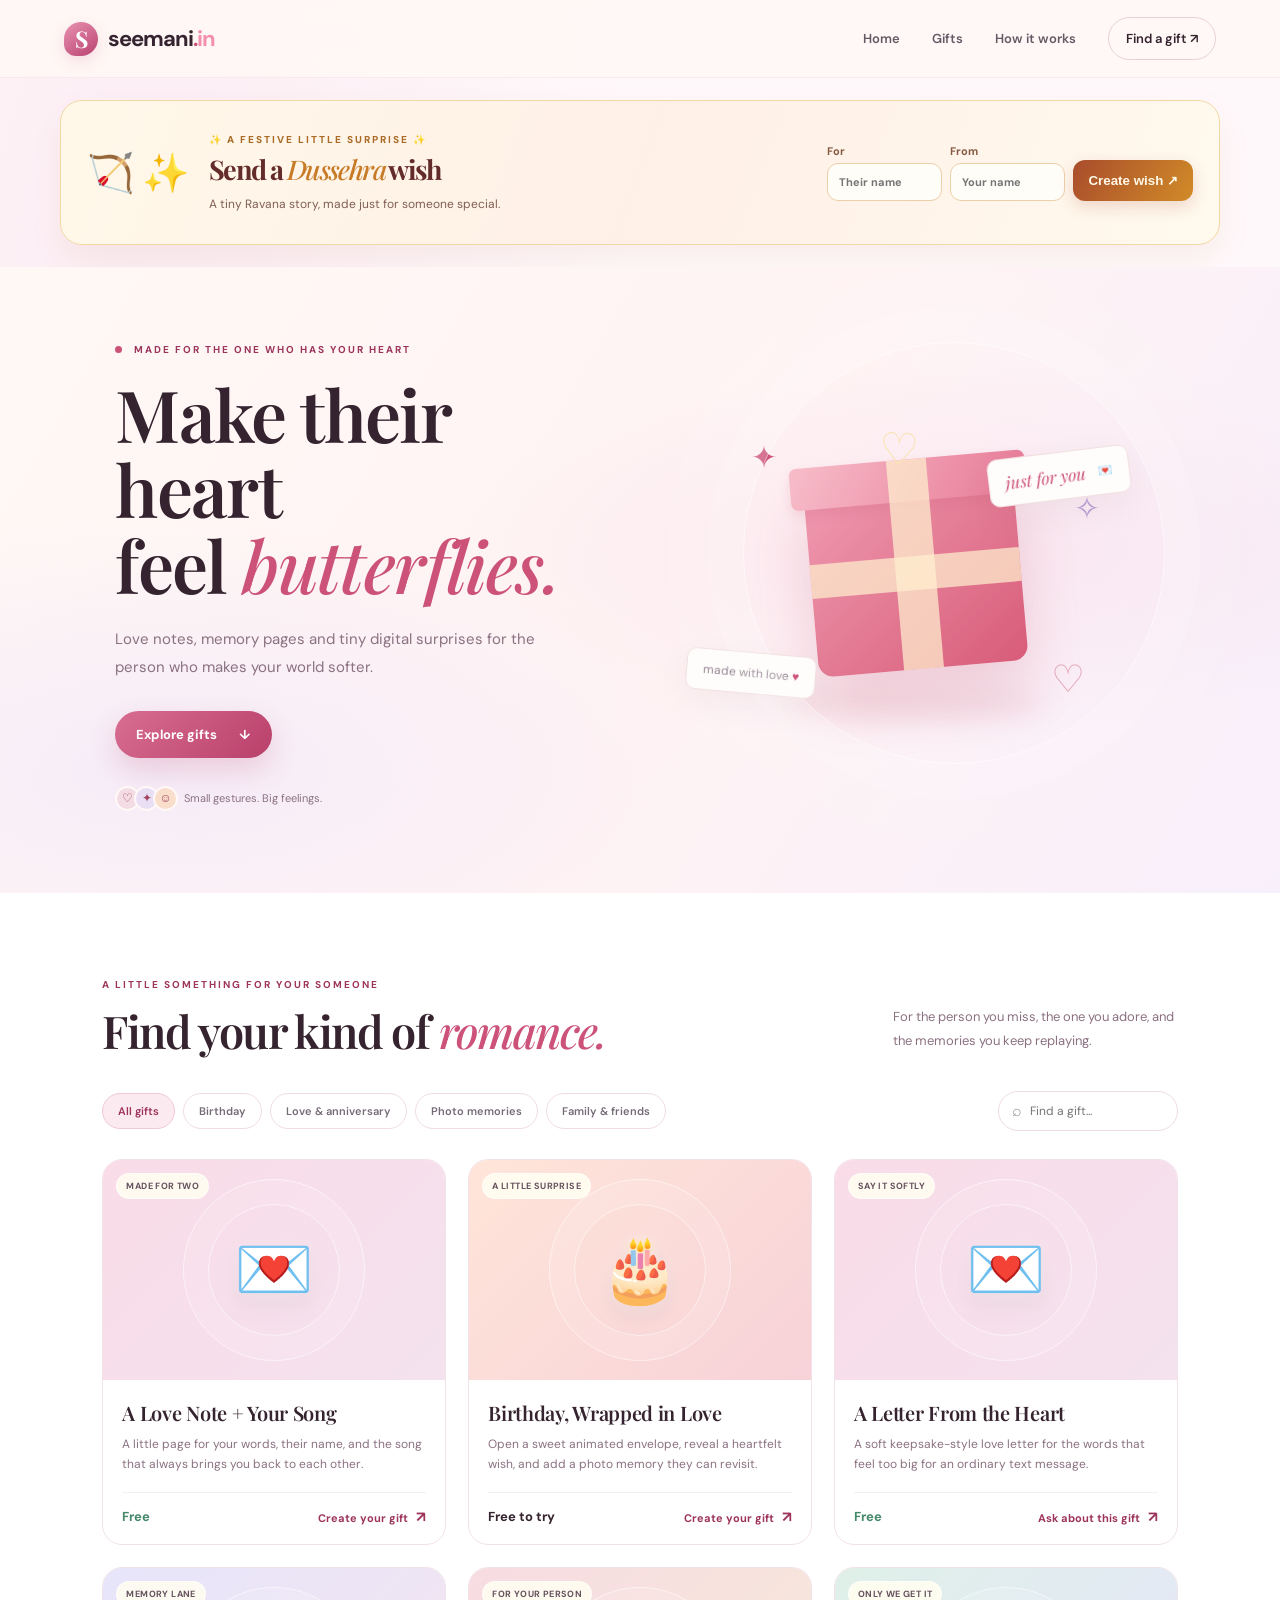
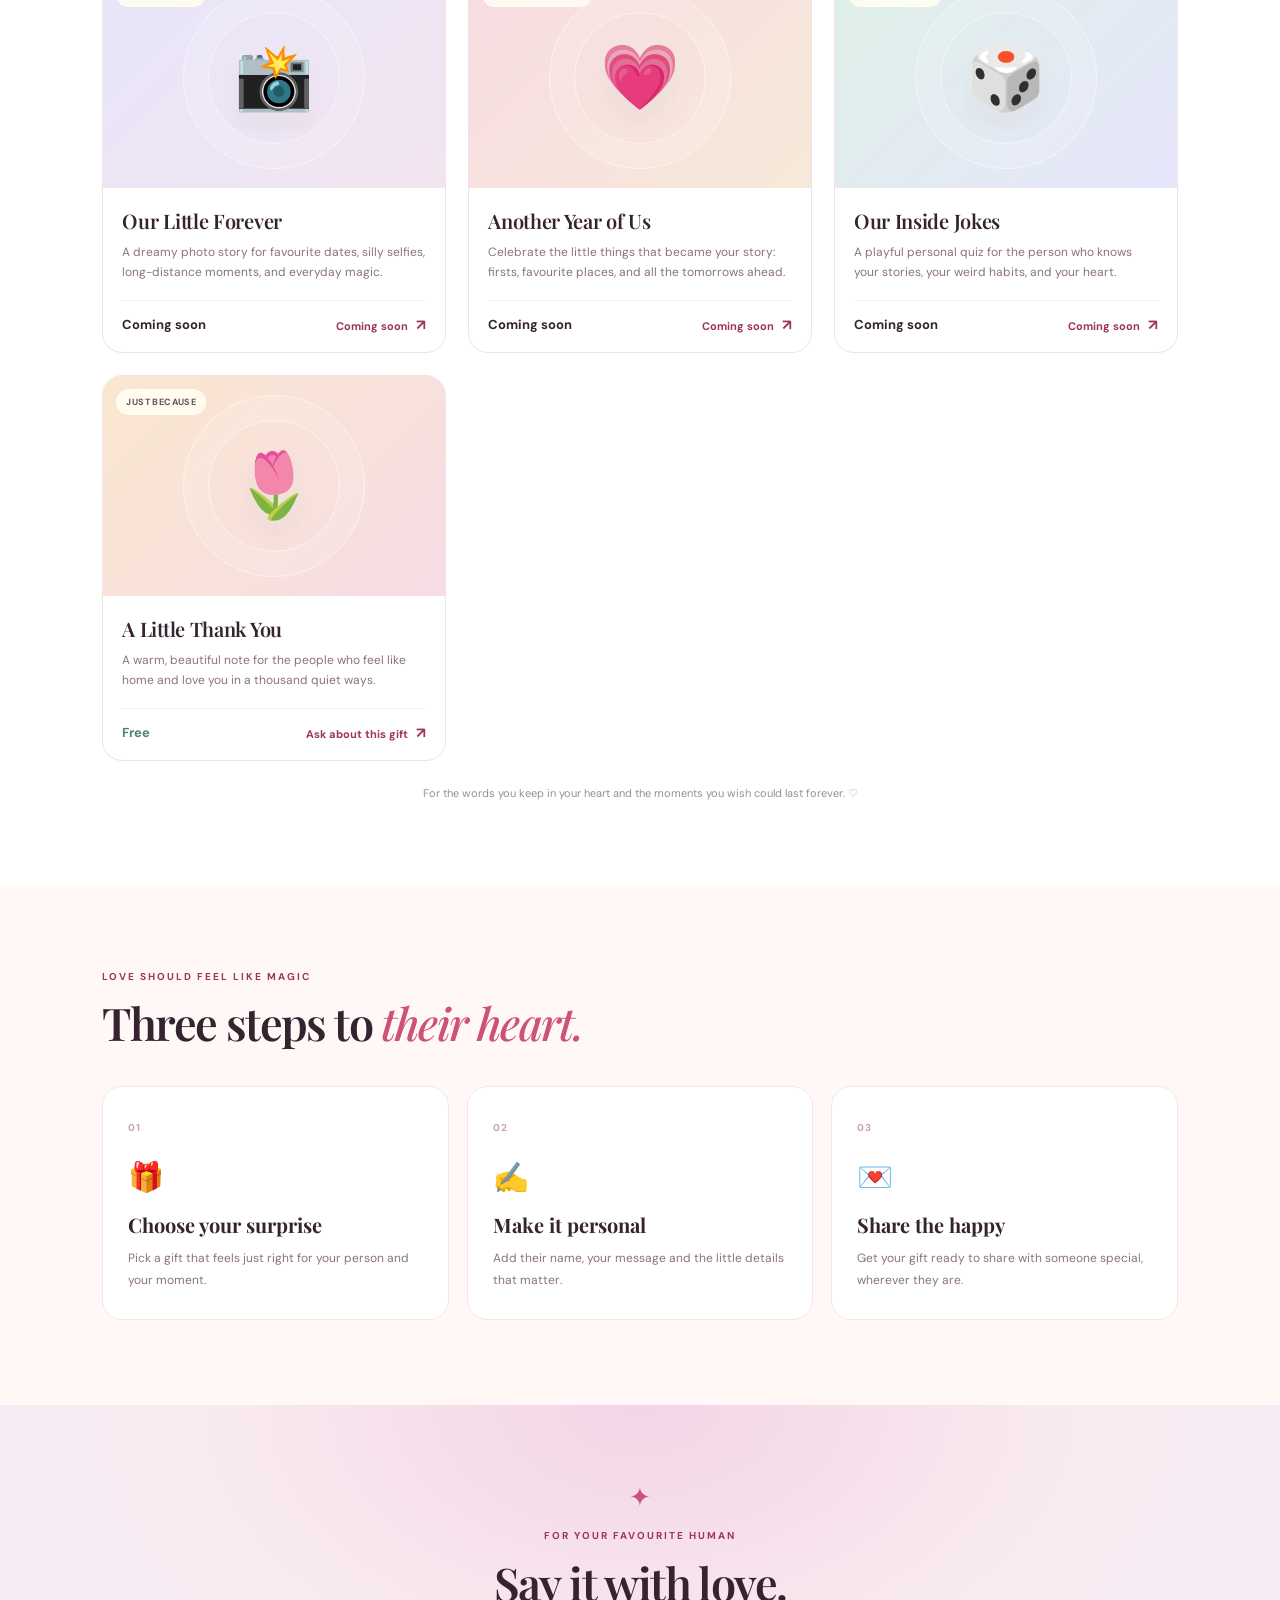
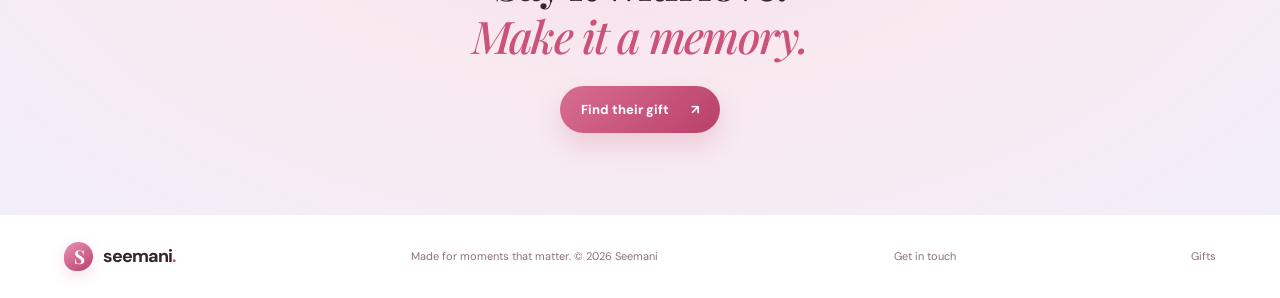
<file: index.html>
<!doctype html>
<html lang="en">
<head>
  <meta charset="utf-8">
  <meta name="viewport" content="width=device-width, initial-scale=1">
  <title>Digital Gifts & Birthday Surprises | Seemani</title>
  <meta name="description" content="Create thoughtful digital gifts, birthday surprises, love letters and photo memories with Seemani. Personalize a gift and share it with someone special.">
  <link rel="canonical" href="https://seemani.in/">
  <meta name="theme-color" content="#fff8f5">
  <meta property="og:title" content="Digital Gifts & Birthday Surprises | Seemani">
  <meta property="og:description" content="Little moments, unforgettable surprises. Discover digital gifts from Seemani.">
  <meta property="og:url" content="https://seemani.in/">
  <meta property="og:type" content="website">
  <link rel="preconnect" href="https://fonts.googleapis.com">
  <link rel="preconnect" href="https://fonts.gstatic.com" crossorigin>
  <link href="https://fonts.googleapis.com/css2?family=DM+Sans:wght@400;500;600;700&family=Playfair+Display:wght@500;600;700&display=swap" rel="stylesheet">
  <link rel="stylesheet" href="gifts/store.css">
  <style id="dussehra-gif-layout-hotfix">
    /* A shared GIF wish is a static card layout, never the scroll-stage overlay. */
    #dussehra-story.gif-wish .dussehra-sticky {
      display: flex;
      flex-direction: column;
      align-items: center;
      justify-content: flex-start;
      width: 100%;
      box-sizing: border-box;
    }
    #dussehra-story.gif-wish .dussehra-comic,
    #dussehra-story.gif-wish.is-wish .dussehra-comic {
      position: relative !important;
      inset: auto !important;
      left: auto !important;
      right: auto !important;
      bottom: auto !important;
      transform: none !important;
      float: none !important;
      flex: 0 1 auto;
      width: min(620px, 100%) !important;
      max-width: 100% !important;
      margin: 0 auto !important;
      box-sizing: border-box;
      align-self: center;
    }
    #dussehra-story.gif-wish .dussehra-from-plaque,
    #dussehra-story.gif-wish.is-wish .dussehra-from-plaque {
      display: none !important;
    }
  </style>
</head>
<body>
  <header class="topbar">
    <a class="brand" href="./" aria-label="Seemani home"><span class="brand-mark">S</span><span>seemani<span class="brand-dot">.</span><span class="brand-in">in</span></span></a>
    <nav aria-label="Main navigation"><a href="./">Home</a><a href="gifts/#collections">Gifts</a><a href="gifts/#how-it-works">How it works</a><a class="nav-cta" href="gifts/#collections">Find a gift <span aria-hidden="true">↗</span></a></nav>
  </header>
  <main>
    <section class="dussehra-strip" aria-label="Create a Dussehra greeting"><div class="dussehra-strip-art">🏹 ✨</div><div class="dussehra-strip-copy"><p>✨ A FESTIVE LITTLE SURPRISE ✨</p><h2>Send a <em>Dussehra</em> wish</h2><span>A tiny Ravana story, made just for someone special.</span></div><form id="dussehra-form" class="dussehra-form"><label><span>For</span><input id="dussehra-to" maxlength="48" required placeholder="Their name"></label><label><span>From</span><input id="dussehra-from" maxlength="48" required placeholder="Your name"></label><button type="submit">Create wish ↗</button></form><div id="dussehra-share" class="dussehra-share" hidden><label for="dussehra-share-url">Your shareable wish link</label><div class="dussehra-share-row"><input id="dussehra-share-url" readonly aria-label="Shareable Dussehra wish URL"><button id="dussehra-copy" type="button">Copy link</button><button id="dussehra-native-share" type="button">Share ↗</button></div><p>Anyone opening this link will see your names and the animated Dussehra story.</p></div></section>

    <section class="hero">
      <div class="hero-copy">
        <p class="eyebrow"><span class="eyebrow-dot"></span> MADE FOR THE ONE WHO HAS YOUR HEART</p>
        <h1>Make their heart<br>feel <em>butterflies.</em></h1>
        <p class="hero-text">Love notes, memory pages and tiny digital surprises for the person who makes your world softer.</p>
        <a class="primary-btn" href="#collections">Explore gifts <span aria-hidden="true">↓</span></a>
        <div class="social-proof"><div class="avatar-stack"><span>♡</span><span>✦</span><span>☺</span></div><span>Small gestures. Big feelings.</span></div>
      </div>
      <div class="hero-art" aria-label="Illustration of a digital gift">
        <div class="spark spark-one">✦</div><div class="spark spark-two">✧</div><div class="spark spark-three">♡</div>
        <div class="gift-shadow"></div><div class="gift-box"><div class="gift-ribbon-v"></div><div class="gift-ribbon-h"></div><div class="gift-bow">♡</div></div>
        <div class="note note-top"><span>just for you</span> 💌</div><div class="note note-bottom">made with love <span>♥</span></div>
      </div>
    </section>
    <section class="collections section-wrap" id="collections">
      <div class="section-heading"><div><p class="eyebrow">A LITTLE SOMETHING FOR YOUR SOMEONE</p><h2>Find your kind of <em>romance.</em></h2></div><p class="section-intro">For the person you miss, the one you adore, and the memories you keep replaying.</p></div>
      <div class="toolbar">
        <div class="filters" role="group" aria-label="Filter products">
          <button class="filter active" data-category="all" aria-pressed="true">All gifts</button>
          <button class="filter" data-category="birthday" aria-pressed="false">Birthday</button>
          <button class="filter" data-category="love" aria-pressed="false">Love & anniversary</button>
          <button class="filter" data-category="memories" aria-pressed="false">Photo memories</button>
          <button class="filter" data-category="family" aria-pressed="false">Family & friends</button>
        </div>
        <label class="search"><span aria-hidden="true">⌕</span><input id="search" type="search" placeholder="Find a gift..." aria-label="Search gifts"></label>
      </div>
      <div id="product-grid" class="product-grid" aria-live="polite"><div class="loading-card">Finding something lovely for you…</div></div>
      <p class="catalog-note" id="catalog-note">More thoughtful surprises are on the way.</p>
    </section>
    <section class="how section-wrap" id="how-it-works">
      <div class="section-heading"><div><p class="eyebrow">LOVE SHOULD FEEL LIKE MAGIC</p><h2>Three steps to <em>their heart.</em></h2></div></div>
      <div class="steps">
        <article class="step"><span class="step-number">01</span><div class="step-icon">🎁</div><h3>Choose your surprise</h3><p>Pick a gift that feels just right for your person and your moment.</p></article>
        <article class="step"><span class="step-number">02</span><div class="step-icon">✍️</div><h3>Make it personal</h3><p>Add their name, your message and the little details that matter.</p></article>
        <article class="step"><span class="step-number">03</span><div class="step-icon">💌</div><h3>Share the happy</h3><p>Get your gift ready to share with someone special, wherever they are.</p></article>
      </div>
    </section>
    <section class="closing">
      <div class="closing-spark">✦</div><p class="eyebrow">FOR YOUR FAVOURITE HUMAN</p><h2>Say it with love.<br><em>Make it a memory.</em></h2><a href="#collections" class="primary-btn">Find their gift <span aria-hidden="true">↗</span></a>
    </section>
  </main>
  <footer><a class="brand" href="./"><span class="brand-mark">S</span><span>seemani<span class="brand-dot">.</span></span></a><p>Made for moments that matter. © <span id="year"></span> Seemani</p><a href="mailto:hello@seemani.in">Get in touch</a><a href="gifts/">Gifts</a></footer>
  <style>
    .brand-in{color:#f48eae;}
    .dussehra-strip{margin:22px auto 0;width:min(1160px,calc(100% - 36px));min-height:145px;display:flex;align-items:center;gap:24px;padding:22px 28px;border:1px solid #f2d9a3;border-radius:22px;background:radial-gradient(ellipse at 8% 10%,#fff0cf 0,transparent 40%),linear-gradient(110deg,#fff8e9,#fff0e7 52%,#fff9ee);box-shadow:0 14px 35px #a15a1912;position:relative;overflow:hidden}
    .dussehra-strip-art{font-size:28px;display:flex;gap:5px;align-items:center;flex-shrink:0}.dussehra-strip-art span:first-child{font-size:48px;filter:drop-shadow(0 4px 4px #c77d3540)}
    .dussehra-strip-copy{flex:1;min-width:180px}.dussehra-strip-copy p,.dussehra-story-head p{font-size:10px;letter-spacing:2px;color:#a96b26;font-weight:800;margin:0 0 5px}.dussehra-strip-copy h2{font:700 27px 'Playfair Display',serif;color:#632b29;margin:0 0 5px}.dussehra-strip-copy h2 em{color:#c77b27}.dussehra-strip-copy>span{font-size:12px;color:#805e54}
    .dussehra-form{display:flex;align-items:end;gap:9px}.dussehra-form label{display:grid;gap:5px;font-size:11px;font-weight:700;color:#875b43}.dussehra-form input{width:125px;min-width:0;padding:11px 12px;border:1px solid #edcfaa;border-radius:11px;background:#fffdf8;font:inherit;color:#632b29;outline-color:#d49a46}.dussehra-form button,.dussehra-play{border:0;border-radius:12px;background:linear-gradient(120deg,#a94c2c,#d18b28);color:#fff9e8;padding:13px 15px;font-weight:800;white-space:nowrap;cursor:pointer;box-shadow:0 6px 16px #a94c2c30}
    .dussehra-share{flex:1 0 100%;margin:4px 0 0;padding:13px 15px;border:1px solid #ebd0a7;border-radius:14px;background:#fffdf8}.dussehra-share[hidden]{display:none}.dussehra-share>label{display:block;font-size:11px;font-weight:800;color:#875b43;margin-bottom:7px}.dussehra-share-row{display:flex;gap:7px}.dussehra-share-row input{flex:1;min-width:0;border:1px solid #edcfaa;border-radius:9px;padding:10px;font:12px 'DM Sans',sans-serif;color:#632b29;background:white}.dussehra-share-row button{border:0;border-radius:9px;padding:10px 12px;background:#713c36;color:#fff8e8;font-size:11px;font-weight:800;cursor:pointer;white-space:nowrap}.dussehra-share>p{font-size:11px;color:#805e54;margin:7px 0 0}.dussehra-form{flex-wrap:wrap}
    .dussehra-story{margin:24px auto 45px;width:min(1160px,calc(100% - 36px));border-radius:25px;overflow:hidden;background:linear-gradient(180deg,#17122c,#2d1640 70%,#6b2b30);color:#fff5d7;position:relative}.dussehra-story[hidden]{display:none}.dussehra-story-head{text-align:center;padding:35px 18px 12px}.dussehra-story-head h2{font:700 clamp(26px,4vw,42px) 'Playfair Display',serif;margin:5px 0 8px}.dussehra-story-head h2 em{color:#ffd28b}.dussehra-story-head>span{font-size:13px;color:#e5c9d4}.dussehra-play{display:block;margin:8px auto 0;background:linear-gradient(120deg,#e2a34c,#bd4b51);position:relative;z-index:3}
    .dussehra-scroll-track{height:230vh;position:relative}.dussehra-sticky{height:100vh;min-height:510px;max-height:850px;position:sticky;top:0;overflow:hidden;display:flex;flex-direction:column;align-items:center;justify-content:center;background:radial-gradient(ellipse at 50% 43%,#65325e 0,transparent 48%),linear-gradient(180deg,#17122c,#3b1b45 75%,#6b2b30)}
    .dussehra-moon{position:absolute;width:190px;height:190px;top:7%;right:12%;border-radius:50%;background:radial-gradient(circle,#ffe9b3 0,#ffcb8b70 45%,transparent 70%);opacity:.6}.dussehra-festive-lights{position:absolute;top:8%;color:#ffd78b;letter-spacing:8px;animation:dussehraTwinkle 2.5s ease-in-out infinite alternate}.dussehra-ground{position:absolute;bottom:-90px;left:-5%;width:110%;height:170px;background:radial-gradient(ellipse,#b65a4e 0,#602c45 45%,transparent 72%);border-radius:50%}
    .dussehra-ravana{position:relative;width:min(720px,94%);height:300px;z-index:2;display:flex;justify-content:center;align-items:flex-end;transform:translateY(0)}.dussehra-heads{position:absolute;top:12px;width:100%;display:flex;justify-content:center;gap:clamp(0px,.7vw,8px);z-index:2}.dussehra-head{width:clamp(35px,7.4vw,64px);height:clamp(45px,8vw,68px);border:2px solid #ffd786;border-radius:48% 48% 42% 42%;background:linear-gradient(145deg,#ffcf8a,#d86b4b);box-shadow:0 0 18px #ffbe6245;display:flex;align-items:center;justify-content:center;font-size:clamp(22px,3.5vw,34px);position:relative;transform-origin:bottom center;transition:transform .55s cubic-bezier(.2,.8,.2,1),opacity .35s}.dussehra-head:before{content:'♛';position:absolute;top:-17px;color:#ffe8a1;font-size:17px;text-shadow:0 0 7px #ffc45c}.dussehra-head:nth-child(even){margin-top:18px}.dussehra-body{width:150px;height:170px;border-radius:70px 70px 30px 30px;background:linear-gradient(120deg,#f4a34e,#b93f3d);border:3px solid #ffd68a;display:flex;flex-direction:column;align-items:center;justify-content:center;gap:2px;box-shadow:0 0 35px #ffbd5a40;position:relative}.ravana-crown{font-size:28px;color:#ffe9a5}.ravana-face{font-size:57px;line-height:1.05}.ravana-tummy{font-size:24px;color:#ffedb4}.dussehra-arrow{position:absolute;right:8%;top:-100px;font-size:76px;color:#fff0b5;text-shadow:0 0 20px #ffbd5d;opacity:0;transform:rotate(35deg);z-index:4}.dussehra-comic{position:absolute;z-index:5;bottom:19%;left:50%;transform:translate(-50%,18px) scale(.85);width:min(440px,86%);padding:18px 22px;border:3px solid #ffd991;border-radius:22px;background:#fff7dc;color:#692b37;text-align:center;opacity:0;transition:opacity .5s,transform .5s;box-shadow:0 10px 35px #11071c66}.dussehra-comic:after{content:'';position:absolute;bottom:-17px;left:50%;border-width:17px 15px 0;border-style:solid;border-color:#ffd991 transparent transparent;transform:translateX(-50%)}.dussehra-comic strong{display:block;font:700 clamp(24px,4vw,36px) 'Playfair Display',serif;color:#a64b26;text-shadow:0 1px #ffdda0}.dussehra-comic small{display:block;margin-top:8px;font-weight:700;color:#7d4c45}.comic-stars{display:block;color:#d69b36;letter-spacing:9px;margin-bottom:6px}.dussehra-scroll-hint{position:absolute;z-index:5;bottom:7%;font-size:10px;letter-spacing:2px;color:#ffe2a2;animation:dussehraHint 1.5s ease-in-out infinite}.dussehra-story-end{text-align:center;padding:18px;font:italic 19px 'Playfair Display',serif;color:#ffe0a2}
    .dussehra-story.is-fallen .dussehra-head{transform:translate(var(--fall-x,0px),220px) rotate(var(--fall-r,70deg));opacity:.15}.dussehra-story.is-fallen .dussehra-arrow{opacity:1;top:16%;transition:top .65s ease,opacity .2s}.dussehra-story.is-wish .dussehra-head{transform:translateY(0) rotate(0);opacity:1}.dussehra-story.is-wish .dussehra-comic{opacity:1;transform:translate(-50%,0) scale(1)}.dussehra-story.is-wish .dussehra-scroll-hint{opacity:0}
    @keyframes dussehraTwinkle{from{opacity:.35;transform:translateY(0)}to{opacity:1;transform:translateY(5px)}}@keyframes dussehraHint{50%{transform:translateY(7px);opacity:.55}}
    @media(max-width:850px){.dussehra-strip{flex-wrap:wrap;gap:13px;padding:20px}.dussehra-strip-copy{flex:1}.dussehra-form{width:100%;display:grid;grid-template-columns:1fr 1fr}.dussehra-form input{width:100%;box-sizing:border-box}.dussehra-form button{grid-column:1/-1}.dussehra-strip-art{font-size:22px}.dussehra-story{width:calc(100% - 20px)}.dussehra-ravana{height:260px}.dussehra-body{width:120px;height:145px}.ravana-face{font-size:47px}.dussehra-head:nth-child(even){margin-top:12px}.dussehra-comic{bottom:14%}}
    @media(prefers-reduced-motion:reduce){.dussehra-head,.dussehra-comic{transition:none!important}.dussehra-festive-lights,.dussehra-scroll-hint{animation:none!important}}
  </style>
  <script>
  (() => {
    const form=document.getElementById('dussehra-form');
    if(!form)return;
    form.addEventListener('submit',e=>{e.preventDefault();const to=document.getElementById('dussehra-to').value.trim(),from=document.getElementById('dussehra-from').value.trim();if(!to||!from)return;const q=new URLSearchParams({to,from});window.location.href='/dusshera/?'+q.toString()});
    return;
    const faces=['😆','😜','😹','😏','😂','😈','🤭','😎','😝','🤣'];
    faces.forEach((face,i)=>{const h=document.createElement('span');h.className='dussehra-head';h.textContent=face;h.style.setProperty('--fall-x',((i%2?1:-1)*(22+(i%4)*13))+'px');h.style.setProperty('--fall-r',((i%2?1:-1)*(45+(i%3)*25))+'deg');h.setAttribute('aria-label','Ravana head '+(i+1));heads.appendChild(h)});
    let animFrame=0, autoTimer=null, generated=false;
    function progress(){if(!generated)return;const rect=track.getBoundingClientRect(), available=track.offsetHeight-innerHeight;const p=Math.max(0,Math.min(1,-rect.top/Math.max(1,available)));story.classList.toggle('is-fallen',p>=.28&&p<.66);story.classList.toggle('is-wish',p>=.66);if(p<.28){story.classList.remove('is-fallen','is-wish')}const hint=document.getElementById('dussehra-hint');if(hint)hint.textContent=p<.28?'↓ SCROLL — HERE COME THE ARROWS ↓':p<.66?'✨ TEN HEADS DOWN! KEEP GOING ✨':'🎉 THE FESTIVE WISH IS HERE 🎉'}
    function onScroll(){if(!animFrame)animFrame=requestAnimationFrame(()=>{progress();animFrame=0})}
    form.addEventListener('submit',e=>{e.preventDefault();const to=document.getElementById('dussehra-to').value.trim(),from=document.getElementById('dussehra-from').value.trim();if(!to||!from)return;msg.textContent='Happy Dussehra, '+to+'!';sign.textContent='With festive wishes, from '+from+' ♡';story.hidden=false;generated=true;story.classList.remove('is-fallen','is-wish');story.scrollIntoView({behavior:matchMedia('(prefers-reduced-motion: reduce)').matches?'auto':'smooth',block:'start'});setTimeout(progress,450)});
    window.addEventListener('scroll',onScroll,{passive:true});window.addEventListener('resize',onScroll);
    play.addEventListener('click',()=>{if(autoTimer)clearInterval(autoTimer);const reduced=matchMedia('(prefers-reduced-motion: reduce)').matches;let p=0;track.scrollIntoView({behavior:reduced?'auto':'smooth',block:'start'});autoTimer=setInterval(()=>{p+=.012;const max=track.offsetHeight-innerHeight;window.scrollTo({top:window.scrollY+max*.012,behavior:'auto'});if(p>=1){clearInterval(autoTimer);autoTimer=null;progress()}},reduced?30:40)});
  })();
  </script>
  <style>
.dussehra-strip{margin:22px auto;width:min(1160px,calc(100% - 36px));display:flex;align-items:center;gap:20px;padding:22px 26px;border:1px solid #f2d9a3;border-radius:22px;background:linear-gradient(110deg,#fff8e9,#fff0e7,#fff9ee);box-shadow:0 14px 35px #a15a1912}.dussehra-strip-art{font-size:38px}.dussehra-strip-copy{flex:1}.dussehra-strip-copy p,.dussehra-story-head p{font-size:10px;letter-spacing:2px;color:#a96b26;font-weight:800;margin:0 0 5px}.dussehra-strip-copy h2{font:700 27px 'Playfair Display',serif;color:#632b29;margin:0 0 5px}.dussehra-strip-copy h2 em{color:#c77b27}.dussehra-strip-copy>span{font-size:12px;color:#805e54}.dussehra-form{display:flex;align-items:end;gap:8px}.dussehra-form label{display:grid;gap:5px;font-size:11px;font-weight:700;color:#875b43}.dussehra-form input{width:115px;padding:11px;border:1px solid #edcfaa;border-radius:11px;background:#fffdf8;font:inherit}.dussehra-form button,.dussehra-play{border:0;border-radius:12px;background:linear-gradient(120deg,#a94c2c,#d18b28);color:#fff9e8;padding:13px 15px;font-weight:800;cursor:pointer}.dussehra-story{margin:24px auto 45px;width:min(1160px,calc(100% - 36px));border-radius:25px;overflow:hidden;background:linear-gradient(180deg,#17122c,#2d1640 70%,#6b2b30);color:#fff5d7}.dussehra-story[hidden]{display:none}.dussehra-story-head{text-align:center;padding:35px 18px 12px}.dussehra-story-head h2{font:700 clamp(26px,4vw,42px) 'Playfair Display',serif;margin:5px 0 8px}.dussehra-story-head h2 em{color:#ffd28b}.dussehra-story-head>span{font-size:13px;color:#e5c9d4}.dussehra-play{display:block;margin:8px auto;position:relative;z-index:3}.dussehra-scroll-track{height:230vh;position:relative}.dussehra-sticky{height:100vh;min-height:510px;max-height:850px;position:sticky;top:0;overflow:hidden;display:flex;flex-direction:column;align-items:center;justify-content:center;background:radial-gradient(ellipse at 50% 43%,#65325e,transparent 48%),linear-gradient(180deg,#17122c,#3b1b45 75%,#6b2b30)}.dussehra-moon{position:absolute;width:190px;height:190px;top:7%;right:12%;border-radius:50%;background:radial-gradient(circle,#ffe9b3,#ffcb8b70 45%,transparent 70%);opacity:.6}.dussehra-festive-lights{position:absolute;top:8%;color:#ffd78b;letter-spacing:8px;animation:dussehraTwinkle 2.5s ease-in-out infinite alternate}.dussehra-ground{position:absolute;bottom:-90px;width:110%;height:170px;background:radial-gradient(ellipse,#b65a4e,#602c45 45%,transparent 72%);border-radius:50%}.dussehra-ravana{position:relative;width:min(720px,94%);height:300px;z-index:2;display:flex;justify-content:center;align-items:flex-end}.dussehra-heads{position:absolute;top:12px;width:100%;display:flex;justify-content:center;gap:clamp(0px,.7vw,8px);z-index:2}.dussehra-head{width:clamp(35px,7.4vw,64px);height:clamp(45px,8vw,68px);border:2px solid #ffd786;border-radius:48% 48% 42% 42%;background:linear-gradient(145deg,#ffcf8a,#d86b4b);display:flex;align-items:center;justify-content:center;font-size:clamp(22px,3.5vw,34px);position:relative;transition:transform .55s,opacity .35s;transform-origin:bottom center}.dussehra-head:before{content:'♛';position:absolute;top:-17px;color:#ffe8a1;font-size:17px}.dussehra-head:nth-child(even){margin-top:18px}.dussehra-body{width:150px;height:170px;border-radius:70px 70px 30px 30px;background:linear-gradient(120deg,#f4a34e,#b93f3d);border:3px solid #ffd68a;display:flex;flex-direction:column;align-items:center;justify-content:center;gap:2px;box-shadow:0 0 35px #ffbd5a40}.ravana-crown{font-size:28px;color:#ffe9a5}.ravana-face{font-size:57px}.ravana-tummy{font-size:24px;color:#ffedb4}.dussehra-arrow{position:absolute;right:8%;top:-100px;font-size:76px;color:#fff0b5;opacity:0;z-index:4}.dussehra-comic{position:absolute;z-index:5;bottom:19%;left:50%;transform:translate(-50%,18px) scale(.85);width:min(440px,86%);padding:18px 22px;border:3px solid #ffd991;border-radius:22px;background:#fff7dc;color:#692b37;text-align:center;opacity:0;transition:opacity .5s,transform .5s}.dussehra-comic strong{display:block;font:700 clamp(24px,4vw,36px) 'Playfair Display',serif;color:#a64b26}.dussehra-comic small{display:block;margin-top:8px;font-weight:700;color:#7d4c45}.comic-stars{display:block;color:#d69b36;letter-spacing:9px;margin-bottom:6px}.dussehra-scroll-hint{position:absolute;z-index:5;bottom:7%;font-size:10px;letter-spacing:2px;color:#ffe2a2;animation:dussehraHint 1.5s infinite}.dussehra-story.is-fallen .dussehra-head{transform:translate(var(--fall-x,0px),220px) rotate(var(--fall-r,70deg));opacity:.15}.dussehra-story.is-fallen .dussehra-arrow{opacity:1;top:16%;transition:top .65s}.dussehra-story.is-wish .dussehra-head{transform:none;opacity:1}.dussehra-story.is-wish .dussehra-comic{opacity:1;transform:translate(-50%,0) scale(1)}.dussehra-story.is-wish .dussehra-scroll-hint{opacity:0}.dussehra-story-end{text-align:center;padding:18px 18px 8px;font:italic 19px 'Playfair Display',serif;color:#ffe0a2}.dussehra-create-own{text-align:center;padding:0 18px 32px}.dussehra-create-own p{margin:0 0 12px;color:#e9c9d5;font-size:13px}.dussehra-own-btn{display:inline-flex;gap:12px;padding:14px 24px;border-radius:999px;border:1px solid #ffe0a0;background:linear-gradient(120deg,#ffdc93,#e7a746 55%,#c75a4d);color:#451c30;text-decoration:none;font-weight:800;box-shadow:0 0 28px #ffca6b55}.dussehra-own-btn:hover{transform:translateY(-3px)}@keyframes dussehraTwinkle{to{opacity:1;transform:translateY(5px)}}@keyframes dussehraHint{50%{transform:translateY(7px);opacity:.55}}@media(max-width:850px){.dussehra-strip{flex-wrap:wrap;gap:13px;padding:20px}.dussehra-form{width:100%;display:grid;grid-template-columns:1fr 1fr}.dussehra-form input{width:100%;box-sizing:border-box}.dussehra-form button{grid-column:1/-1}.dussehra-story{width:calc(100% - 20px)}.dussehra-ravana{height:260px}.dussehra-body{width:120px;height:145px}.dussehra-comic{bottom:14%}}@media(prefers-reduced-motion:reduce){.dussehra-head,.dussehra-comic{transition:none!important}.dussehra-festive-lights,.dussehra-scroll-hint{animation:none!important}}
</style>
<script>
(()=>{const form=document.getElementById('dussehra-form'),story=document.getElementById('dussehra-story'),track=document.getElementById('dussehra-track'),heads=document.getElementById('dussehra-heads'),msg=document.getElementById('dussehra-message'),sign=document.getElementById('dussehra-signoff'),play=document.getElementById('dussehra-play');if(!form||!story||!track||!heads)return;['👑','👑','👑','👑','👑💖','👑','👑','👑','👑','👑'].forEach((face,i)=>{const h=document.createElement('span');h.className='dussehra-head ravan-head'+(i===4?' main-center-head':'');h.textContent=face;h.style.setProperty('--i',i+1);h.style.setProperty('--head-index',i);h.style.setProperty('--fall-x',((i%2?1:-1)*(22+(i%4)*13))+'px');h.style.setProperty('--fall-r',((i%2?1:-1)*(45+(i%3)*25))+'deg');heads.appendChild(h)});heads.classList.add('heads-container');let frame=0,auto=null,generated=false;function progress(){if(!generated)return;const rect=track.getBoundingClientRect(),max=track.offsetHeight-innerHeight,p=Math.max(0,Math.min(1,-rect.top/Math.max(1,max)));story.classList.toggle('is-fallen',p>=.28&&p<.66);story.classList.toggle('is-wish',p>=.66);if(p<.28)story.classList.remove('is-fallen','is-wish')}function onScroll(){if(!frame)frame=requestAnimationFrame(()=>{progress();frame=0})}const share=document.getElementById('dussehra-share'),shareUrl=document.getElementById('dussehra-share-url'),copy=document.getElementById('dussehra-copy'),nativeShare=document.getElementById('dussehra-native-share');function makeWish(to,from,autoplay){story.classList.add('gif-wish');const storyTitle=story.querySelector('.dussehra-story-head h2'),storySubtitle=story.querySelector('.dussehra-story-head>span');if(storyTitle)storyTitle.textContent='A little Dussehra wish, just for you';if(storySubtitle)storySubtitle.textContent='A little festive magic, made especially for you.';document.getElementById('dussehra-to').value=to;document.getElementById('dussehra-from').value=from;msg.textContent='Happy Dussehra, '+to+'!';sign.textContent='With festive wishes, from '+from+' ♡';story.hidden=false;generated=true;story.classList.remove('is-fallen','is-wish');const url=new URL(window.location.href);url.search='';url.searchParams.set('dussehra','1');url.searchParams.set('to',to);url.searchParams.set('from',from);shareUrl.value=url.toString();share.hidden=false;if(autoplay){form.closest('.dussehra-strip').querySelector('.dussehra-strip-copy').style.display='none';form.style.display='none';story.scrollIntoView({behavior:'auto',block:'start'});setTimeout(()=>{story.classList.add('gif-wish');story.scrollIntoView({behavior:'auto',block:'start'});},250)}else{story.scrollIntoView({behavior:matchMedia('(prefers-reduced-motion: reduce)').matches?'auto':'smooth',block:'start'});setTimeout(progress,450)}}form.addEventListener('submit',e=>{e.preventDefault();const to=document.getElementById('dussehra-to').value.trim(),from=document.getElementById('dussehra-from').value.trim();if(!to||!from)return;makeWish(to,from,false)});copy.addEventListener('click',async()=>{try{await navigator.clipboard.writeText(shareUrl.value);copy.textContent='Copied!';setTimeout(()=>copy.textContent='Copy link',1800)}catch{shareUrl.focus();shareUrl.select();document.execCommand('copy');copy.textContent='Copied!';setTimeout(()=>copy.textContent='Copy link',1800)}});nativeShare.addEventListener('click',async()=>{if(navigator.share){try{await navigator.share({title:'A Dussehra wish for you',text:'A little Dussehra surprise, made just for you ✨',url:shareUrl.value})}catch(e){}}else{copy.click()}});window.addEventListener('scroll',onScroll,{passive:true});window.addEventListener('resize',onScroll);play.addEventListener('click',()=>{if(auto)clearInterval(auto);let p=0;const max=track.offsetHeight-innerHeight;track.scrollIntoView({behavior:'smooth',block:'start'});auto=setInterval(()=>{p+=.012;window.scrollTo({top:window.scrollY+max*.012,behavior:'auto'});if(p>=1){clearInterval(auto);auto=null;progress()}},40)});const params=new URLSearchParams(window.location.search);if(params.get('dussehra')==='1'&&params.get('to')&&params.get('from'))makeWish(params.get('to').slice(0,48),params.get('from').slice(0,48),true)})();
</script>
  <style id="dussehra-reference-motion">
/* Reference-video pass: portrait story stage, glowing cloudscape, golden fairy lights and confetti. */
.dussehra-story{width:min(560px,calc(100% - 24px));border:1px solid #e9bd72;box-shadow:0 24px 70px #26132b30;background:#17132c}
.dussehra-story-head{padding:24px 16px 10px}
.dussehra-story-head>span{display:block}
.dussehra-scroll-track{height:310vh}
.dussehra-sticky{height:100svh;min-height:600px;max-height:none;background:radial-gradient(ellipse at 50% 70%,#fff3c9 0,transparent 12%),radial-gradient(ellipse at 50% 80%,#d5edff 0,transparent 38%),linear-gradient(180deg,#2c1d45 0%,#6b4b83 22%,#c9e8fb 52%,#f9e5cf 100%)}
.dussehra-sticky:before{content:"";position:absolute;inset:0;background:radial-gradient(circle at 15% 20%,#fff9d8 0 1px,transparent 3px),radial-gradient(circle at 76% 25%,#fff9d8 0 2px,transparent 4px),radial-gradient(circle at 35% 48%,#fff 0 1px,transparent 3px),radial-gradient(circle at 85% 62%,#fff 0 2px,transparent 4px),radial-gradient(circle at 18% 72%,#fff5ce 0 2px,transparent 4px);background-size:120px 130px,170px 160px,95px 120px,150px 150px,190px 170px;animation:dussehraGlitter 5s linear infinite;pointer-events:none;z-index:1}
.dussehra-moon{width:150px;height:150px;top:9%;right:calc(50% - 75px);background:radial-gradient(circle,#fff4c7 0,#ffe4a380 43%,transparent 72%);opacity:.9}
.dussehra-festive-lights{top:2%;left:-4%;width:108%;font-size:15px;letter-spacing:6px;white-space:nowrap;color:#ffe8a7;text-shadow:0 0 10px #fff0b0}
.dussehra-ground{height:230px;bottom:-100px;background:radial-gradient(ellipse at 50% 15%,#fff8e2 0,#e7f4ff 26%,#f8d4bf 56%,transparent 75%)}
.dussehra-ravana{height:340px;width:min(520px,98%);margin-top:-35px;filter:drop-shadow(0 12px 8px #5c3a5740)}
.dussehra-heads{top:20px;gap:2px;align-items:flex-start}
.dussehra-head{width:clamp(29px,8.3vw,48px);height:clamp(39px,10vw,54px);font-size:clamp(18px,5vw,26px);border:2px solid #f5c86a;border-radius:45% 45% 38% 38%;background:linear-gradient(145deg,#ffe1a0,#e98c51);box-shadow:0 0 15px #fff2b2}
.dussehra-head:before{top:-15px;font-size:15px}
.dussehra-head:nth-child(even){margin-top:10px}
.dussehra-body{width:142px;height:178px;border-radius:58px 58px 28px 28px;background:linear-gradient(120deg,#ffcf76,#df713c 60%,#a83f36);border:3px solid #f8d27c;box-shadow:0 0 30px #ffdb8240}
.ravana-crown{font-size:30px}.ravana-face{font-size:60px}.ravana-tummy{font-size:25px}
.dussehra-arrow{right:9%;top:-100px;font-size:82px;color:#fff4c2;text-shadow:0 0 18px #ffb82e,0 0 35px #fff}
.dussehra-comic{bottom:17%;width:min(370px,82%);border-radius:25px;background:linear-gradient(145deg,#fff9e8,#ffe5a8);border:3px solid #d99b36;box-shadow:0 0 0 5px #fff5d44a,0 15px 45px #49223b45}
.dussehra-comic:after{border-color:#d99b36 transparent transparent}
.dussehra-comic strong{font-size:clamp(25px,6vw,35px);color:#9c3f29;text-shadow:0 2px #ffe8a8}
.dussehra-comic small{color:#744a37}
.dussehra-scroll-hint{bottom:4%;color:#fff7d4;text-shadow:0 1px 5px #62364d}
.dussehra-story-end{padding:20px 16px 8px}
.dussehra-create-own{padding-bottom:28px}
.dussehra-own-btn{box-shadow:0 0 28px #ffca6b66,0 6px 18px #1b0d2c55}
.dussehra-from-plaque{position:absolute;z-index:6;bottom:7%;left:50%;transform:translateX(-50%);width:min(300px,72%);padding:10px 14px;border:2px solid #e5bd70;border-radius:22px;background:linear-gradient(180deg,#fff7dd,#f4d59a);color:#74402c;text-align:center;font:700 15px 'Playfair Display',serif;box-shadow:0 5px 18px #58344a30;opacity:0;transition:opacity .45s,transform .45s}
.dussehra-story.is-wish .dussehra-from-plaque{opacity:1;transform:translateX(-50%) translateY(0)}
.dussehra-confetti{position:absolute;z-index:4;top:-24px;left:var(--x);font-size:var(--size);color:var(--gold);pointer-events:none;animation:dussehraConfetti var(--duration) linear infinite;animation-delay:var(--delay)}
.dussehra-story.is-fallen .dussehra-head{transform:translate(var(--fall-x,0px),clamp(150px,26vh,230px)) rotate(var(--fall-r,70deg));opacity:.1}
.dussehra-story.is-wish .dussehra-head{transform:translateY(0) rotate(0);opacity:1;transition-delay:calc(var(--head-index,0)*35ms)}
@keyframes dussehraGlitter{0%{transform:translateY(0);opacity:.65}50%{opacity:1}100%{transform:translateY(-20px);opacity:.65}}
@keyframes dussehraConfetti{0%{transform:translate3d(0,-10vh,0) rotate(0);opacity:0}12%{opacity:1}100%{transform:translate3d(30px,110vh,0) rotate(540deg);opacity:0}}
@media(max-width:600px){.dussehra-story{width:calc(100% - 16px)}.dussehra-scroll-track{height:300vh}.dussehra-sticky{min-height:580px}.dussehra-ravana{height:300px}.dussehra-comic{bottom:16%}.dussehra-from-plaque{bottom:5%}}
@media(prefers-reduced-motion:reduce){.dussehra-sticky:before,.dussehra-confetti{animation:none!important}.dussehra-head,.dussehra-comic,.dussehra-from-plaque{transition:none!important}}
</style>
<style id="dussehra-user-animation">
.dussehra-animation-section{position:relative;text-align:center;overflow:hidden;border-radius:24px;margin:24px auto 45px;padding:24px 0 0;border:1px solid rgba(255,215,150,.2)}
.festival-badge{font-size:.72rem;letter-spacing:3px;color:#ffd796;margin-bottom:10px;font-weight:700}
.heads-container{display:flex;justify-content:center;gap:4px;position:absolute;top:20px;left:50%;transform:translateX(-50%);width:max-content;max-width:100%;transition:transform .8s cubic-bezier(.175,.885,.32,1.275)}
.ravan-head{font-size:clamp(1.15rem,3.8vw,1.8rem);transition:all .8s ease-in-out;transform-origin:bottom center;animation:laughBounce 1.2s infinite alternate ease-in-out}
.ravan-head:nth-child(5){font-size:clamp(1.25rem,4vw,2rem)}
@keyframes laughBounce{from{translate:0 0;rotate:-3deg}to{translate:0 -6px;rotate:3deg}}
.heads-container.fallen .ravan-head{transform:translateY(180px) rotate(75deg) scale(.8);opacity:.4}
.flying-arrow{position:absolute;left:-100px;top:100px;font-size:1.5rem;transition:transform .8s ease-out,opacity .3s;opacity:0;z-index:5;color:#fff4c2;text-shadow:0 0 18px #ffb82e,0 0 35px #fff}
.flying-arrow.shoot{transform:translateX(min(380px,70vw)) rotate(-15deg);opacity:1}
.speech-bubble{position:absolute;top:-20px;left:50%;width:max-content;max-width:92%;box-sizing:border-box;translate:-50% 0;background:linear-gradient(135deg,#fff3d1,#ffe08a);color:#3b2800;padding:14px 22px;border-radius:20px;box-shadow:0 10px 30px rgba(255,215,150,.4);border:2px solid #ffd700;opacity:0;scale:.5;transition:all .6s cubic-bezier(.175,.885,.32,1.275);z-index:10}
.speech-bubble.show{opacity:1;scale:1}
.speech-bubble:after{content:'';position:absolute;bottom:-10px;left:50%;translate:-50% 0;border-width:10px 10px 0;border-style:solid;border-color:#ffe08a transparent transparent;width:0}
.bubble-text{font-family:'Cormorant Garamond',serif;font-size:clamp(1rem,4vw,1.3rem);font-weight:700;display:block}
.bubble-from{font-size:.75rem;margin-top:4px;color:#614900;font-weight:600}
@media(max-width:600px){.heads-container{gap:0}.ravan-head{font-size:clamp(1rem,5.3vw,1.5rem)}.flying-arrow{top:90px}}
@media(prefers-reduced-motion:reduce){.ravan-head{animation:none}.ravan-head,.flying-arrow,.speech-bubble{transition:none}}

/* GIF-first experience for personalized share links */
.dussehra-gif{display:block;width:min(760px,92%);height:auto;max-height:58vh;object-fit:contain;margin:0 auto 18px;border:1px solid rgba(255,218,150,.6);border-radius:18px;box-shadow:0 18px 48px rgba(0,0,0,.28);position:relative;z-index:2}
.dussehra-story.gif-wish .dussehra-scroll-track{height:auto;min-height:0}
.dussehra-story.gif-wish .dussehra-sticky{position:relative;top:auto;height:auto;min-height:0;max-height:none;padding:28px 14px 30px;overflow:hidden}
.dussehra-story.gif-wish .dussehra-ravana,.dussehra-story.gif-wish .dussehra-arrow,.dussehra-story.gif-wish .dussehra-scroll-hint,.dussehra-story.gif-wish .dussehra-ground,.dussehra-story.gif-wish .dussehra-moon,.dussehra-story.gif-wish .dussehra-festive-lights{display:none}
.dussehra-story.gif-wish .dussehra-comic{position:relative;left:auto;right:auto;bottom:auto;transform:none;opacity:1;box-sizing:border-box;display:flex;flex-direction:column;align-items:center;justify-content:center;gap:8px;width:min(620px,100%);max-width:100%;margin:0 auto;padding:clamp(18px,4vw,30px);text-align:center;overflow:hidden;overflow-wrap:anywhere;word-break:normal;white-space:normal;line-height:1.45;background:linear-gradient(135deg,#fffaf0,#ffe6a3);border:2px solid #ffd58a;border-radius:22px;box-shadow:0 10px 36px rgba(255,198,94,.22);color:#55253b}
.dussehra-story.gif-wish .dussehra-comic .comic-stars{display:block;width:100%;margin:0;text-align:center;line-height:1.2}
.dussehra-story.gif-wish .dussehra-comic strong{display:block;width:100%;max-width:100%;margin:0;color:#a64b26;font-size:clamp(22px,5vw,34px);line-height:1.2;text-align:center;overflow-wrap:anywhere}
.dussehra-story.gif-wish .dussehra-comic small{display:block;width:100%;max-width:100%;margin:0;color:#744a37;font-size:clamp(13px,3.4vw,16px);line-height:1.45;text-align:center;overflow-wrap:anywhere}
.dussehra-story.gif-wish .dussehra-from-plaque{display:none}
.dussehra-story.gif-wish .dussehra-story-head{padding:24px 16px 12px;text-align:center}
.dussehra-story.gif-wish .dussehra-story-head h2,.dussehra-story.gif-wish .dussehra-story-head p,.dussehra-story.gif-wish .dussehra-story-head>span{width:100%;text-align:center;overflow-wrap:anywhere}
.dussehra-story.gif-wish .dussehra-story-head h2{font-size:clamp(24px,5vw,36px);line-height:1.2}
.dussehra-story.gif-wish .dussehra-play{display:none}
@media(max-width:600px){.dussehra-gif{width:100%;max-height:none}.dussehra-story.gif-wish .dussehra-sticky{padding:20px 12px}.dussehra-story.gif-wish .dussehra-comic{width:100%;padding:18px 14px;border-radius:18px}.dussehra-story.gif-wish .dussehra-comic strong{font-size:clamp(21px,6vw,29px)}}
</style>
<script id="dussehra-reference-details">
(()=>{const story=document.getElementById('dussehra-story'),heads=document.getElementById('dussehra-heads'),sticky=document.querySelector('.dussehra-sticky'),sign=document.getElementById('dussehra-signoff');if(!story||!heads||!sticky)return;
const plaque=document.createElement('div');plaque.className='dussehra-from-plaque';plaque.textContent='From: Your Friend';sticky.appendChild(plaque);
[...heads.children].forEach((h,i)=>{h.style.setProperty('--head-index',i);h.style.setProperty('--fall-x',((i%2?1:-1)*(20+(i%4)*14))+'px');h.style.setProperty('--fall-r',((i%2?1:-1)*(70+(i%3)*30))+'deg')});
const symbols=['✦','✧','✺','❋','•'];for(let i=0;i<24;i++){const p=document.createElement('span');p.className='dussehra-confetti';p.textContent=symbols[i%symbols.length];p.style.setProperty('--x',(Math.random()*100)+'%');p.style.setProperty('--size',(8+Math.random()*12)+'px');p.style.setProperty('--duration',(4+Math.random()*6)+'s');p.style.setProperty('--delay',(-Math.random()*10)+'s');p.style.setProperty('--gold',i%3?'#ffe5a1':'#fff7df');sticky.appendChild(p)}
const originalSubmit=document.getElementById('dussehra-form');originalSubmit?.addEventListener('submit',()=>{setTimeout(()=>{plaque.textContent='From: '+(document.getElementById('dussehra-from')?.value.trim()||'Your Friend');},0)});
})();
</script>
<script id="dussehra-user-scroll-trigger">
(()=>{const stage=document.querySelector('.dussehra-ravana'),heads=document.getElementById('dussehra-heads'),arrow=document.getElementById('dussehra-arrow'),bubble=document.getElementById('dussehra-comic');if(!stage||!heads||!arrow||!bubble)return;arrow.classList.add('flying-arrow');bubble.classList.add('speech-bubble');bubble.querySelector('strong')?.classList.add('bubble-text');bubble.querySelector('small')?.classList.add('bubble-from');let triggered=false,timers=[];function reset(){timers.forEach(clearTimeout);timers=[];triggered=false;heads.classList.remove('fallen');arrow.classList.remove('shoot');arrow.style.opacity='';bubble.classList.remove('show')}function trigger(){if(triggered)return;triggered=true;timers.push(setTimeout(()=>arrow.classList.add('shoot'),200));timers.push(setTimeout(()=>{heads.classList.add('fallen');arrow.style.opacity='0'},900));timers.push(setTimeout(()=>{heads.classList.remove('fallen');bubble.classList.remove('hidden');bubble.classList.add('show')},2200))}const observer=new IntersectionObserver(entries=>{for(const entry of entries){if(entry.isIntersecting&&entry.boundingClientRect.top<innerHeight*.6)trigger()}},{threshold:.05});observer.observe(stage);document.getElementById('dussehra-form')?.addEventListener('submit',reset)})();
</script>
  <script src="gifts/store.js" defer></script>
</body>
</html>
</file>
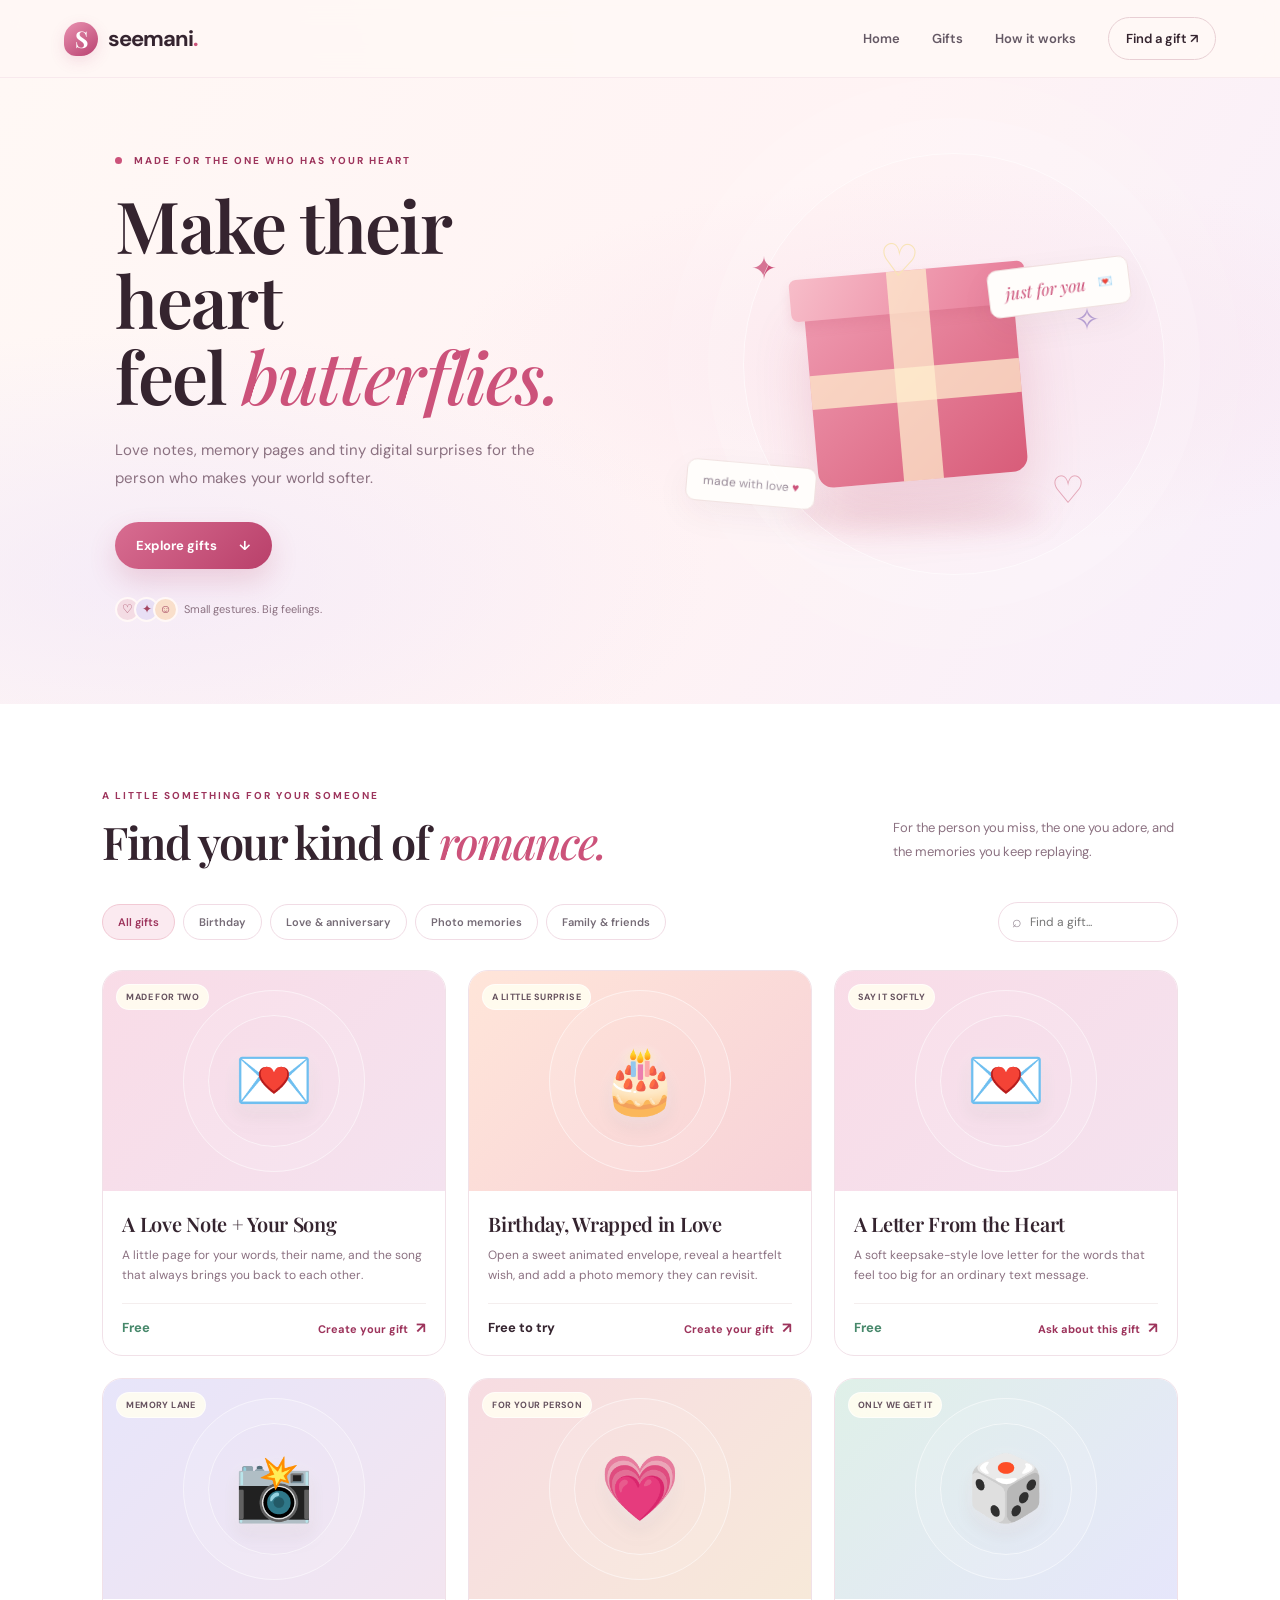
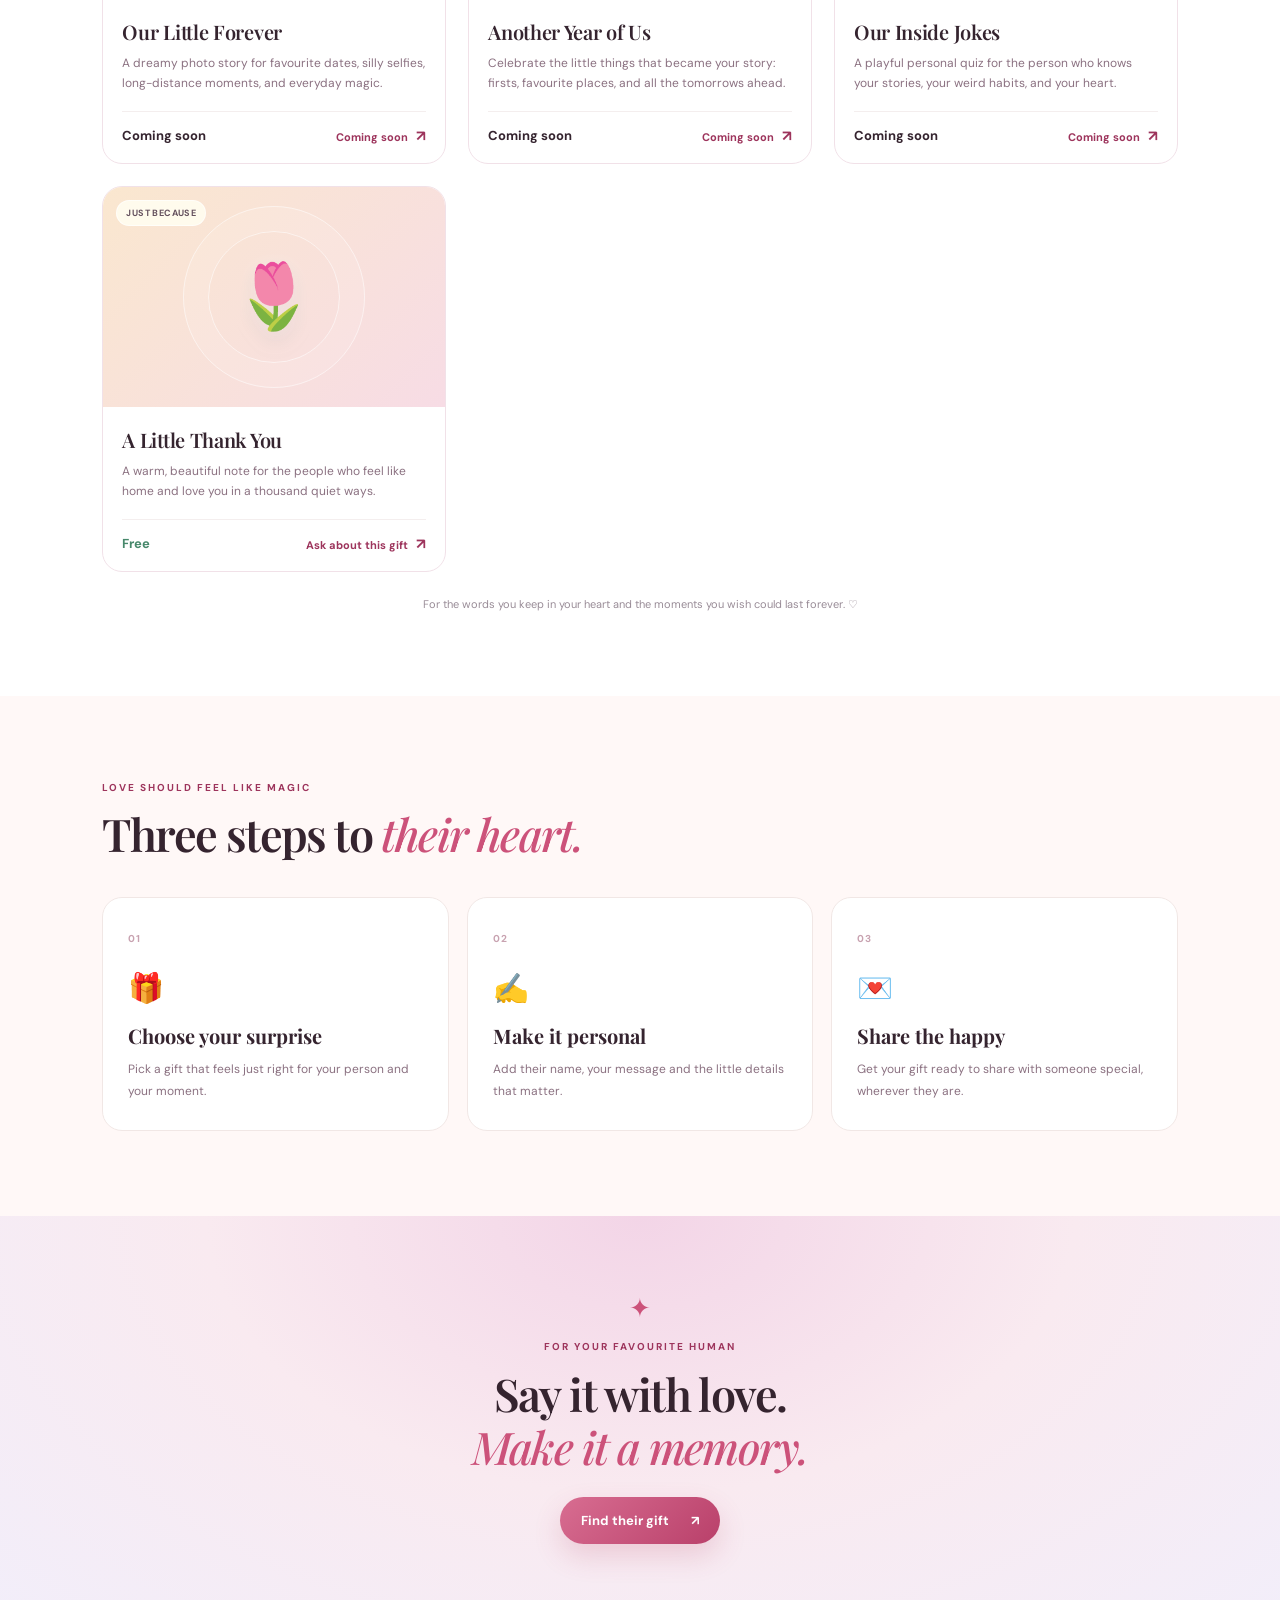
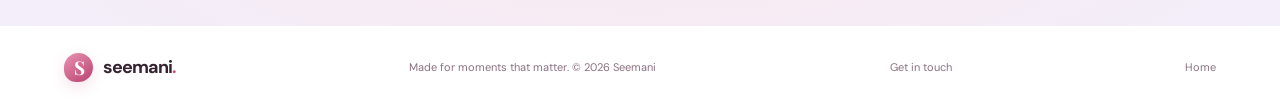
<file: gifts/index.html>
<!doctype html>
<html lang="en">
<head>
  <meta charset="utf-8">
  <meta name="viewport" content="width=device-width, initial-scale=1">
  <title>Digital Gifts & Birthday Surprises | Seemani</title>
  <meta name="description" content="Create thoughtful digital gifts, birthday surprises, love letters and photo memories with Seemani. Personalize a gift and share it with someone special.">
  <link rel="canonical" href="https://seemani.in/gifts/">
  <meta name="theme-color" content="#fff8f5">
  <meta property="og:title" content="Digital Gifts & Birthday Surprises | Seemani">
  <meta property="og:description" content="Little moments, unforgettable surprises. Discover digital gifts from Seemani.">
  <meta property="og:url" content="https://seemani.in/gifts/">
  <meta property="og:type" content="website">
  <link rel="preconnect" href="https://fonts.googleapis.com">
  <link rel="preconnect" href="https://fonts.gstatic.com" crossorigin>
  <link href="https://fonts.googleapis.com/css2?family=DM+Sans:wght@400;500;600;700&family=Playfair+Display:wght@500;600;700&display=swap" rel="stylesheet">
  <link rel="stylesheet" href="store.css">
</head>
<body>
  <header class="topbar">
    <a class="brand" href="../" aria-label="Seemani home"><span class="brand-mark">S</span><span>seemani<span class="brand-dot">.</span></span></a>
    <nav aria-label="Main navigation"><a href="../">Home</a><a href="./#collections">Gifts</a><a href="#how-it-works">How it works</a><a class="nav-cta" href="#collections">Find a gift <span aria-hidden="true">↗</span></a></nav>
  </header>

  <main>
    <section class="hero">
      <div class="hero-copy">
        <p class="eyebrow"><span class="eyebrow-dot"></span> MADE FOR THE ONE WHO HAS YOUR HEART</p>
        <h1>Make their heart<br>feel <em>butterflies.</em></h1>
        <p class="hero-text">Love notes, memory pages and tiny digital surprises for the person who makes your world softer.</p>
        <a class="primary-btn" href="#collections">Explore gifts <span aria-hidden="true">↓</span></a>
        <div class="social-proof"><div class="avatar-stack"><span>♡</span><span>✦</span><span>☺</span></div><span>Small gestures. Big feelings.</span></div>
      </div>
      <div class="hero-art" aria-label="Illustration of a digital gift">
        <div class="spark spark-one">✦</div><div class="spark spark-two">✧</div><div class="spark spark-three">♡</div>
        <div class="gift-shadow"></div><div class="gift-box"><div class="gift-ribbon-v"></div><div class="gift-ribbon-h"></div><div class="gift-bow">♡</div></div>
        <div class="note note-top"><span>just for you</span> 💌</div><div class="note note-bottom">made with love <span>♥</span></div>
      </div>
    </section>

    <section class="collections section-wrap" id="collections">
      <div class="section-heading"><div><p class="eyebrow">A LITTLE SOMETHING FOR YOUR SOMEONE</p><h2>Find your kind of <em>romance.</em></h2></div><p class="section-intro">For the person you miss, the one you adore, and the memories you keep replaying.</p></div>
      <div class="toolbar">
        <div class="filters" role="group" aria-label="Filter products">
          <button class="filter active" data-category="all" aria-pressed="true">All gifts</button>
          <button class="filter" data-category="birthday" aria-pressed="false">Birthday</button>
          <button class="filter" data-category="love" aria-pressed="false">Love & anniversary</button>
          <button class="filter" data-category="memories" aria-pressed="false">Photo memories</button>
          <button class="filter" data-category="family" aria-pressed="false">Family & friends</button>
        </div>
        <label class="search"><span aria-hidden="true">⌕</span><input id="search" type="search" placeholder="Find a gift..." aria-label="Search gifts"></label>
      </div>
      <div id="product-grid" class="product-grid" aria-live="polite">
        <div class="loading-card">Finding something lovely for you…</div>
      </div>
      <p class="catalog-note" id="catalog-note">More thoughtful surprises are on the way.</p>
    </section>

    <section class="how section-wrap" id="how-it-works">
      <div class="section-heading"><div><p class="eyebrow">LOVE SHOULD FEEL LIKE MAGIC</p><h2>Three steps to <em>their heart.</em></h2></div></div>
      <div class="steps">
        <article class="step"><span class="step-number">01</span><div class="step-icon">🎁</div><h3>Choose your surprise</h3><p>Pick a gift that feels just right for your person and your moment.</p></article>
        <article class="step"><span class="step-number">02</span><div class="step-icon">✍️</div><h3>Make it personal</h3><p>Add their name, your message and the little details that matter.</p></article>
        <article class="step"><span class="step-number">03</span><div class="step-icon">💌</div><h3>Share the happy</h3><p>Get your gift ready to share with someone special, wherever they are.</p></article>
      </div>
    </section>

    <section class="closing">
      <div class="closing-spark">✦</div><p class="eyebrow">FOR YOUR FAVOURITE HUMAN</p><h2>Say it with love.<br><em>Make it a memory.</em></h2><a href="#collections" class="primary-btn">Find their gift <span aria-hidden="true">↗</span></a>
    </section>
  </main>

  <footer><a class="brand" href="../"><span class="brand-mark">S</span><span>seemani<span class="brand-dot">.</span></span></a><p>Made for moments that matter. © <span id="year"></span> Seemani</p><a href="mailto:hello@seemani.in">Get in touch</a><a href="../">Home</a></footer>
  <script src="store.js" defer></script>
</body>
</html>
</file>
<file: gifts/store.css>
:root{--ink:#29212a;--muted:#756b76;--rose:#d85c79;--rose-dark:#b94060;--cream:#fff8f5;--line:#f0e5e3;--white:#fff;--lilac:#f1eaf8;--peach:#ffe8dc;--serif:"Playfair Display",Georgia,serif;--sans:"DM Sans",Arial,sans-serif}*{box-sizing:border-box}html{scroll-behavior:smooth}body{margin:0;background:var(--cream);color:var(--ink);font-family:var(--sans);-webkit-font-smoothing:antialiased}a{color:inherit;text-decoration:none}.topbar{height:78px;padding:0 max(5vw,22px);display:flex;align-items:center;justify-content:space-between;background:rgba(255,248,245,.92);border-bottom:1px solid rgba(240,229,227,.8);position:sticky;top:0;z-index:10;backdrop-filter:blur(14px)}.brand{display:inline-flex;align-items:center;gap:10px;font-weight:700;font-size:22px;letter-spacing:-1px}.brand-mark{display:grid;place-items:center;width:34px;height:34px;border-radius:12px;background:var(--rose);color:white;font-family:var(--serif);font-size:23px}.brand-dot{color:var(--rose)}nav{display:flex;align-items:center;gap:32px;font-size:13px;font-weight:600}nav>a:not(.nav-cta){color:#655965}nav>a:hover{color:var(--rose-dark)}.nav-cta{padding:12px 17px;border:1px solid #e8cfd4;border-radius:999px}.hero{min-height:510px;display:grid;grid-template-columns:1fr 1fr;align-items:center;gap:5%;padding:76px max(9vw,26px) 82px;background:radial-gradient(ellipse at 78% 40%,#fce8ed 0,transparent 39%),linear-gradient(120deg,#fff8f5,#fff4f0)}.hero-copy{max-width:540px}.eyebrow{font-size:10px;font-weight:700;letter-spacing:2px;color:var(--rose-dark);margin:0 0 20px}.eyebrow-dot{display:inline-block;width:7px;height:7px;border-radius:50%;background:var(--rose);margin-right:8px}h1,h2{font-family:var(--serif);font-weight:600;letter-spacing:-1.6px}h1{font-size:clamp(44px,5.6vw,76px);line-height:1.05;margin:0 0 23px}h1 em,h2 em{font-weight:500;color:var(--rose);font-style:italic}.hero-text{max-width:420px;color:var(--muted);font-size:15px;line-height:1.9;margin-bottom:29px}.primary-btn{display:inline-flex;align-items:center;gap:22px;background:var(--rose);color:#fff;padding:15px 21px;border-radius:8px;font-size:13px;font-weight:700;box-shadow:0 9px 20px #d85c7928;transition:transform .2s,background .2s}.primary-btn:hover{background:var(--rose-dark);transform:translateY(-2px)}.social-proof{display:flex;align-items:center;gap:12px;margin-top:28px;color:var(--muted);font-size:11px}.avatar-stack{display:flex}.avatar-stack span{display:grid;place-items:center;width:25px;height:25px;border:2px solid var(--cream);border-radius:50%;margin-right:-6px;background:#f4dce4;color:#a34460;font-size:12px}.avatar-stack span:nth-child(2){background:#e8dff5}.avatar-stack span:nth-child(3){background:#f9dfcb}.hero-art{min-height:330px;position:relative;display:grid;place-items:center}.gift-box{width:210px;height:185px;background:linear-gradient(140deg,#ef9ab0,#d85c79);border-radius:8px 8px 15px 15px;position:relative;box-shadow:0 30px 55px #b9406030;transform:rotate(-5deg)}.gift-box:before{content:"";position:absolute;left:-13px;top:-25px;width:236px;height:42px;border-radius:7px;background:linear-gradient(120deg,#f7bdc9,#e77996);box-shadow:0 6px 12px #b9406020}.gift-ribbon-v{position:absolute;left:85px;top:-25px;height:210px;width:40px;background:#fff0cfb8}.gift-ribbon-h{position:absolute;left:0;top:72px;width:100%;height:34px;background:#fff0cfb8}.gift-bow{position:absolute;top:-65px;left:79px;font-size:45px;color:#f8e4b7;transform:rotate(8deg)}.gift-shadow{position:absolute;width:260px;height:28px;bottom:24px;left:50%;transform:translateX(-50%);background:#c95b7520;filter:blur(13px);border-radius:50%}.spark{position:absolute;color:var(--rose);font-size:31px}.spark-one{top:25px;left:17%}.spark-two{right:13%;top:76px;color:#b9a2d6}.spark-three{right:16%;bottom:38px;font-size:38px;color:#e4a7b8}.note{position:absolute;padding:12px 16px;border:1px solid #f0e0df;background:#fffdfb;border-radius:10px;box-shadow:0 12px 35px #5630400d;font-size:12px;transform:rotate(-7deg)}.note-top{top:40px;right:7%;display:flex;align-items:center;gap:12px;color:#776674}.note-top span{font-family:var(--serif);font-style:italic;font-size:17px;color:var(--rose)}.note-bottom{bottom:48px;left:4%;transform:rotate(5deg);color:#8b7b8a}.note-bottom span{color:var(--rose)}.section-wrap{padding:85px max(8vw,22px)}.collections{background:#fff}.section-heading{display:flex;align-items:end;justify-content:space-between;gap:30px;margin-bottom:35px}.section-heading .eyebrow{margin-bottom:13px}h2{font-size:clamp(30px,3.7vw,45px);line-height:1.16;margin:0}.section-intro{max-width:285px;color:var(--muted);font-size:13px;line-height:1.8;margin:0 0 4px}.toolbar{display:flex;justify-content:space-between;gap:18px;align-items:center;margin-bottom:28px}.filters{display:flex;gap:8px;flex-wrap:wrap}.filter{border:1px solid var(--line);background:#fff;border-radius:999px;padding:10px 15px;font:600 11px var(--sans);color:#756b76;cursor:pointer}.filter:hover,.filter.active{background:#fbeaf0;border-color:#f2c9d4;color:var(--rose-dark)}.search{display:flex;align-items:center;gap:8px;border:1px solid var(--line);background:#fff;border-radius:999px;padding:0 13px;min-width:180px;color:#998d98}.search input{border:0;outline:0;width:130px;padding:11px 0;font:12px var(--sans);background:transparent;color:var(--ink)}.product-grid{display:grid;grid-template-columns:repeat(3,minmax(0,1fr));gap:22px}.product-card{border:1px solid #f1e8e7;border-radius:13px;overflow:hidden;background:white;transition:transform .22s,box-shadow .22s;min-width:0}.product-card:hover{transform:translateY(-4px);box-shadow:0 16px 35px #5430440c}.product-art{height:190px;display:grid;place-items:center;position:relative;overflow:hidden}.product-art:before,.product-art:after{content:"";position:absolute;border-radius:50%;border:1px solid #ffffff90;width:180px;height:180px}.product-art:after{width:130px;height:130px}.product-emoji{font-size:64px;filter:drop-shadow(0 8px 8px #4a203016);z-index:1}.product-label{position:absolute;top:13px;left:13px;padding:6px 9px;background:#ffffffcf;border-radius:999px;font-size:9px;font-weight:700;letter-spacing:.4px;color:#65515e;z-index:2}.product-info{padding:19px 19px 17px}.product-info h3{font-family:var(--serif);font-size:20px;font-weight:600;letter-spacing:-.3px;margin:0 0 8px}.product-info p{font-size:12px;line-height:1.7;color:var(--muted);min-height:41px;margin:0 0 17px}.product-bottom{display:flex;align-items:center;justify-content:space-between;border-top:1px solid #f4eeee;padding-top:14px}.price{font-size:13px;font-weight:700}.price.free{color:#47886b}.product-link{font-size:11px;font-weight:700;color:var(--rose-dark)}.product-link span{font-size:15px;margin-left:5px}.loading-card,.empty-state{grid-column:1/-1;text-align:center;padding:50px 15px;color:var(--muted);border:1px dashed var(--line);border-radius:12px;font-size:13px}.catalog-note{text-align:center;color:#998c97;font-size:11px;margin:25px 0 0}.how{background:var(--cream)}.how .section-heading{margin-bottom:38px}.steps{display:grid;grid-template-columns:repeat(3,1fr);gap:18px}.step{position:relative;padding:28px 25px;background:#fff;border:1px solid #f1e7e5;border-radius:12px}.step-number{font-size:10px;letter-spacing:1px;font-weight:700;color:#c8a2b0}.step-icon{font-size:29px;margin:22px 0 15px}.step h3{font-family:var(--serif);font-size:20px;margin:0 0 10px}.step p{font-size:12px;line-height:1.8;color:var(--muted);margin:0}.closing{text-align:center;padding:75px 20px 82px;background:#fbe9ed;position:relative;overflow:hidden}.closing-spark{font-size:26px;color:var(--rose);margin-bottom:15px}.closing .eyebrow{margin-bottom:14px}.closing h2{margin-bottom:25px}footer{display:flex;align-items:center;justify-content:space-between;gap:18px;padding:27px max(5vw,22px);background:#fff;font-size:11px;color:var(--muted)}footer .brand{font-size:18px;color:var(--ink)}footer .brand-mark{width:29px;height:29px;font-size:19px}footer p{margin:0}@media(max-width:900px){.hero{padding-left:6vw;padding-right:6vw}.product-grid{grid-template-columns:repeat(2,minmax(0,1fr))}.toolbar{align-items:flex-start;flex-direction:column}.search{width:100%}.search input{width:100%}}@media(max-width:620px){.topbar{height:66px}.brand{font-size:19px}nav{gap:13px}nav>a:not(.nav-cta){display:none}.nav-cta{padding:10px 13px}.hero{grid-template-columns:1fr;padding:62px 24px 35px;gap:8px}.hero-art{min-height:270px;grid-row:1}.gift-box{transform:scale(.82) rotate(-5deg)}.note-top{right:3%;top:22px}.note-bottom{left:0;bottom:20px}.section-wrap{padding:60px 20px}.section-heading{display:block}.section-intro{margin-top:15px}.product-grid{grid-template-columns:1fr 1fr;gap:12px}.product-art{height:140px}.product-emoji{font-size:48px}.product-info{padding:14px 12px}.product-info h3{font-size:17px}.product-info p{font-size:11px;min-height:55px}.product-bottom{align-items:flex-start;gap:8px;flex-direction:column}.filters{gap:6px}.filter{padding:9px 11px;font-size:10px}.steps{grid-template-columns:1fr}.step{padding:23px}.step-icon{margin:12px 0}footer{flex-wrap:wrap;justify-content:center;text-align:center}footer p{order:3;width:100%}}@media(prefers-reduced-motion:reduce){html{scroll-behavior:auto}*,*:before,*:after{transition:none!important}}

/* Dreamy romance refresh */
:root{--ink:#35242f;--muted:#8b7181;--rose:#cc527a;--rose-dark:#9d345c;--cream:#fff8f7;--line:#f1dce5}
body{background:radial-gradient(ellipse at 12% 12%,#f8e1ed80,transparent 30%),radial-gradient(ellipse at 88% 38%,#e8e3fa70,transparent 28%),#fff8fa}
.topbar{background:#fff8f5d9;border-bottom-color:#f1dce580}
.brand-mark{border-radius:50% 50% 50% 12px;background:linear-gradient(145deg,#e993b1,#b94170);box-shadow:0 5px 15px #b9417025}
.hero{background:radial-gradient(ellipse at 76% 45%,#f7dce980 0,transparent 38%),radial-gradient(ellipse at 12% 80%,#eee4fa90 0,transparent 35%),linear-gradient(120deg,#fff8f5,#fff3f4 55%,#f7effb);position:relative;overflow:hidden}
.hero:after{content:"";position:absolute;width:420px;height:420px;border:1px solid #fff9;border-radius:50%;right:9%;top:12%;box-shadow:0 0 0 35px #ffffff20,0 0 0 75px #ffffff16;pointer-events:none}
.gift-box{animation:giftFloat 6s ease-in-out infinite}.gift-shadow{animation:shadowPulse 6s ease-in-out infinite}
.spark{animation:sparkle 3s ease-in-out infinite}.spark-two{animation-delay:1s}.spark-three{animation-delay:1.7s}
.note{backdrop-filter:blur(10px);animation:noteFloat 5s ease-in-out infinite}.note-bottom{animation-delay:1.5s}
.primary-btn{background:linear-gradient(135deg,#d86d91,#b9406a);border-radius:999px;box-shadow:0 12px 28px #b9406030}.primary-btn:hover{box-shadow:0 17px 35px #b940603b}
.product-card{border-radius:20px;border-color:#f1e1e8;opacity:0;transform:translateY(18px);animation:cardEnter .7s cubic-bezier(.2,.8,.2,1) forwards}
.product-card:hover{transform:translateY(-7px);box-shadow:0 22px 45px #54304414}
.product-art{height:220px;background:#f8e7ef}
.product-image{position:absolute;inset:0;width:100%;height:100%;object-fit:cover;transition:transform 1.1s cubic-bezier(.2,.8,.2,1),filter .6s;filter:saturate(.84)}
.product-card:hover .product-image{transform:scale(1.08);filter:saturate(1)}
.product-art:after{z-index:1;box-shadow:0 0 0 24px #ffffff18}
.product-emoji{z-index:2;text-shadow:0 4px 18px #fff7}
.product-label{background:#fffdf0e8;backdrop-filter:blur(10px);border:1px solid #ffffffa6;border-radius:999px}
.step{border-radius:20px;transition:transform .3s,box-shadow .3s}.step:hover{transform:translateY(-5px);box-shadow:0 18px 35px #6b42500c}
.closing{background:radial-gradient(ellipse at 50% 0,#f3d5e7,#f9eaf0 48%,#f2eefa)}
@keyframes giftFloat{0%,100%{transform:translateY(0) rotate(-5deg)}50%{transform:translateY(-12px) rotate(-2deg)}}
@keyframes shadowPulse{0%,100%{transform:translateX(-50%) scale(1);opacity:.7}50%{transform:translateX(-50%) scale(.88);opacity:.42}}
@keyframes noteFloat{0%,100%{translate:0 0}50%{translate:0 -8px}}
@keyframes sparkle{0%,100%{opacity:.55;transform:scale(.9) rotate(-8deg)}50%{opacity:1;transform:scale(1.12) rotate(8deg)}}
@keyframes cardEnter{to{opacity:1;transform:translateY(0)}}
@media(max-width:620px){.product-art{height:150px}.product-info p{min-height:67px}}
@media(prefers-reduced-motion:reduce){*,*:before,*:after{animation-duration:.01ms!important;animation-iteration-count:1!important;transition-duration:.01ms!important;scroll-behavior:auto!important}}
</file>
